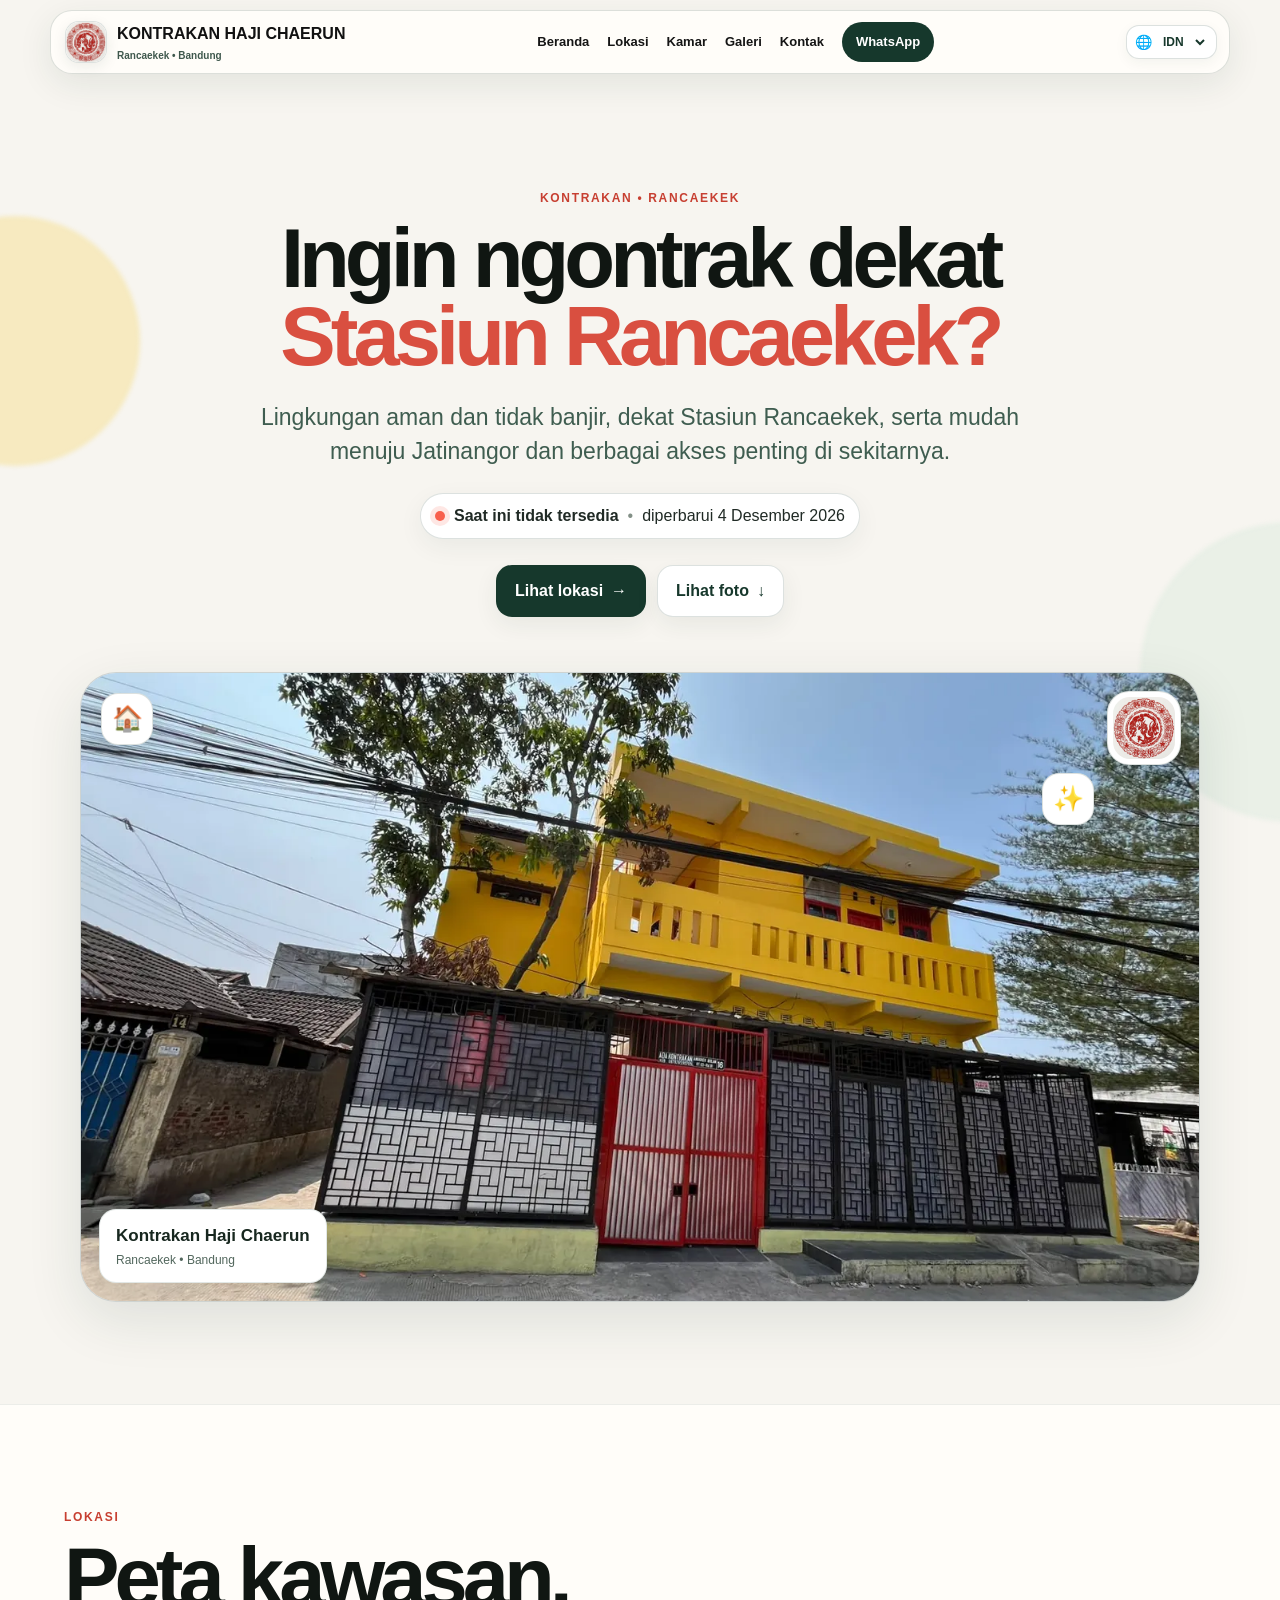
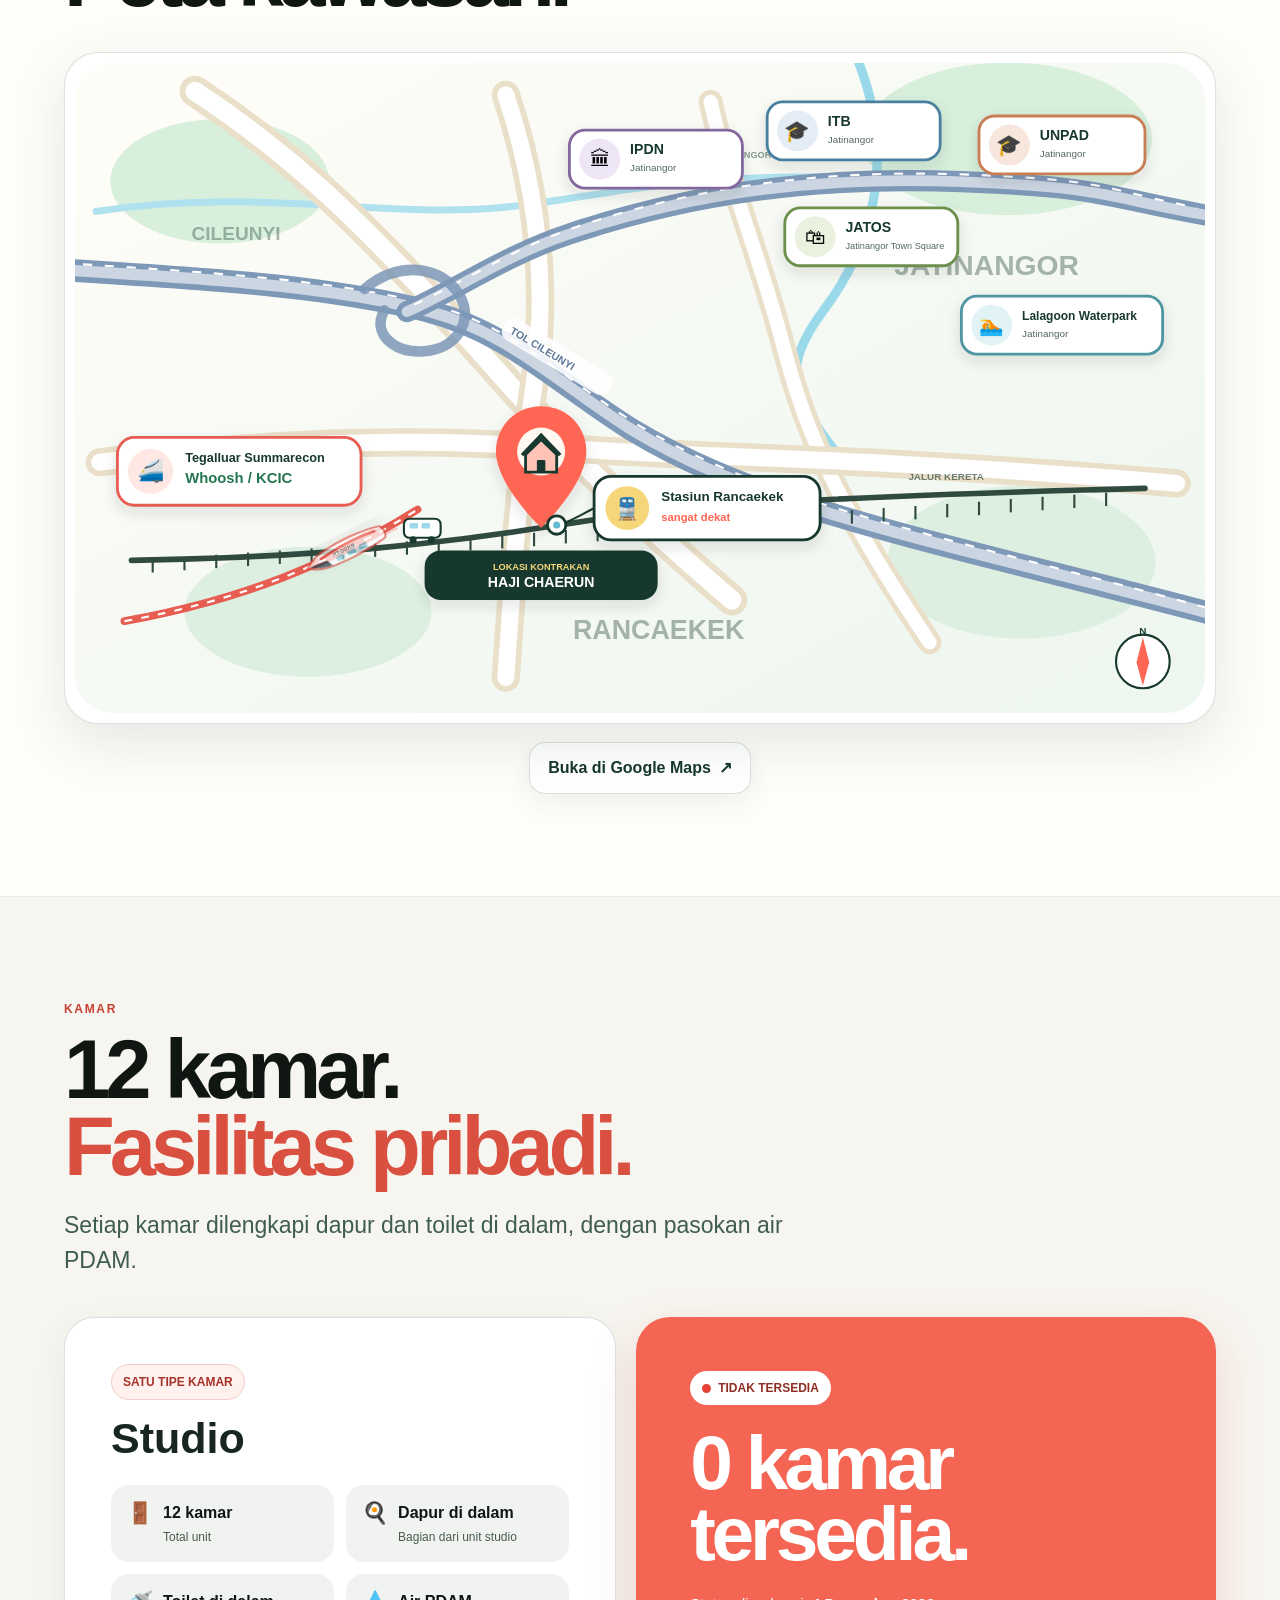
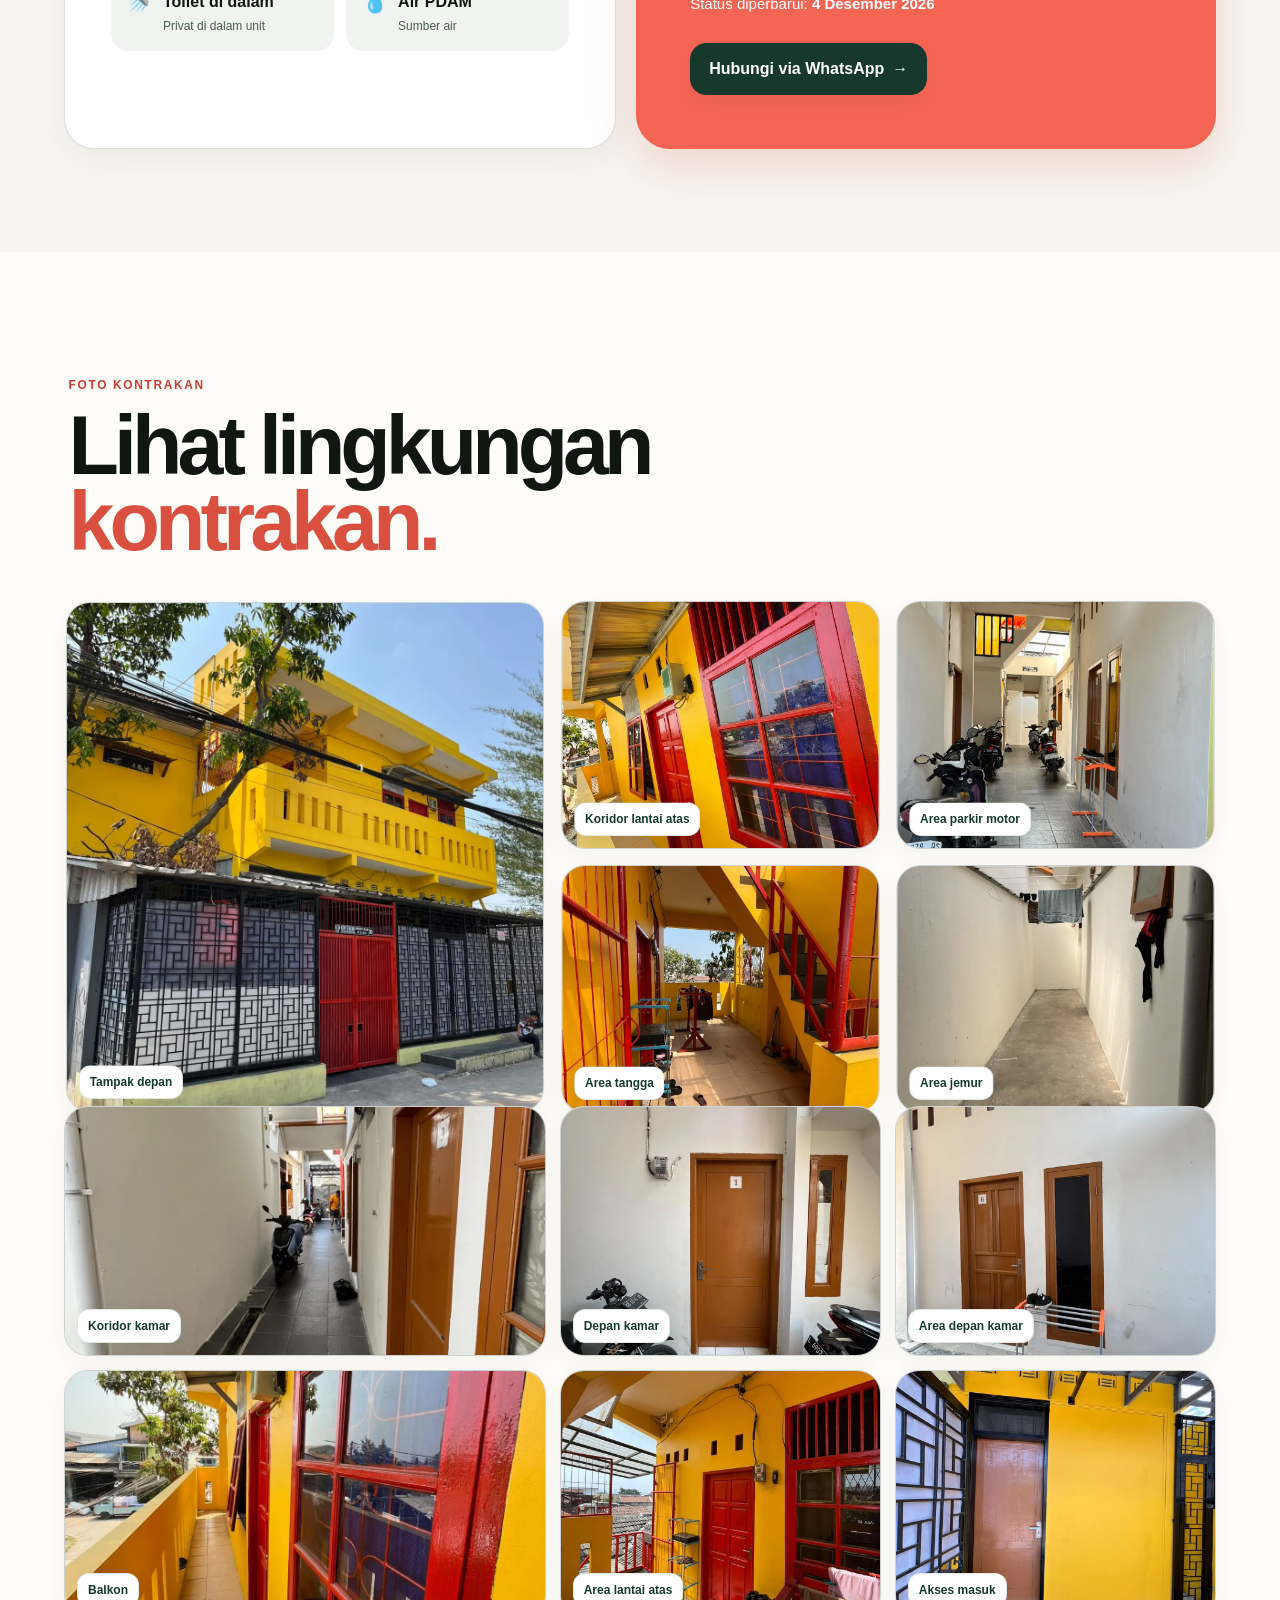
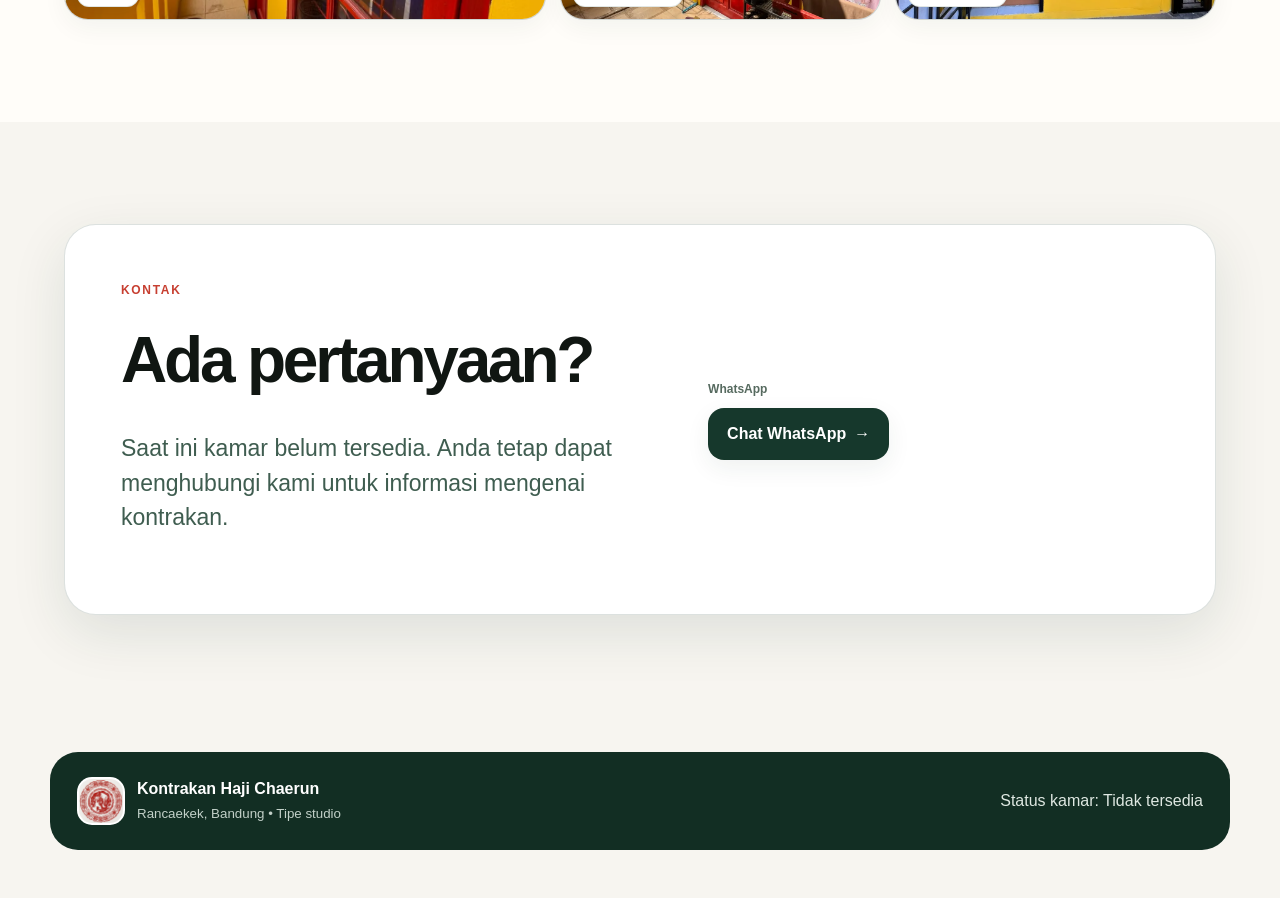
<file: docs/index.html>
<!doctype html>
<html lang="id">
<head>
<meta charset="utf-8">
<meta name="viewport" content="width=device-width,initial-scale=1,viewport-fit=cover">
<meta name="theme-color" content="#f6f4ef">
<meta name="description" id="meta-description" content="Kontrakan Haji Chaerun di Rancaekek. Tipe studio, lingkungan aman dan tidak banjir, dekat Stasiun Rancaekek dan akses Jatinangor.">
<title>Kontrakan Haji Chaerun | Rancaekek</title>
<link rel="icon" type="image/png" href="assets/favicon.png">
<link rel="stylesheet" href="styles.css?v=11">
</head>
<body>
<div class="noise" aria-hidden="true"></div>
<div class="decor decor-a" aria-hidden="true"></div>
<div class="decor decor-b" aria-hidden="true"></div>

<header class="header">
  <a class="brand" href="#home">
    <span class="brand-mark"><img src="assets/logo-haji-chaerun.webp" data-i18n-alt="logo_alt" alt="Logo Kontrakan Haji Chaerun"></span>
    <span><strong data-i18n="brand_title">KONTRAKAN HAJI CHAERUN</strong><small data-i18n="brand_sub">Rancaekek • Bandung</small></span>
  </a>

  <nav class="nav" id="main-nav">
    <a href="#home" data-i18n="nav_home">Beranda</a>
    <a href="#lokasi" data-i18n="nav_location">Lokasi</a>
    <a href="#kamar" data-i18n="nav_room">Kamar</a>
    <a href="#galeri" data-i18n="nav_gallery">Galeri</a>
    <a href="#kontak" data-i18n="nav_contact">Kontak</a>
    <a class="cta whatsapp-link" href="https://wa.me/6282216945656">WhatsApp</a>
  </nav>

  <div class="header-tools">
    <label class="language-wrap" aria-label="Language">
      <span class="language-globe" aria-hidden="true">🌐</span>
      <select id="language-selector" class="language-selector" aria-label="Language">
        <option value="id">IDN</option>
        <option value="en">ENG</option>
        <option value="cn">CN</option>
        <option value="tw">TW</option>
        <option value="jp">JP</option>
      </select>
    </label>
    <button class="menu" type="button" aria-controls="main-nav" aria-expanded="false" data-i18n="menu">Menu</button>
  </div>
</header>

<main>
<section id="home" class="section hero">
  <div class="container">
    <p class="eyebrow reveal" data-i18n="hero_eyebrow">KONTRAKAN • RANCAEKEK</p>
    <h1 class="display reveal" data-i18n-html="hero_title">Ingin ngontrak dekat<br><em>Stasiun Rancaekek?</em></h1>
    <p class="lead reveal" data-i18n="hero_lead">Lingkungan aman dan tidak banjir, dekat Stasiun Rancaekek, serta mudah menuju Jatinangor dan berbagai akses penting di sekitarnya.</p>

    <div class="status-pill reveal">
      <span class="status-dot" aria-hidden="true"></span>
      <strong data-i18n="hero_status">Saat ini tidak tersedia</strong>
      <span class="status-sep">•</span>
      <span id="hero-date">diperbarui hari ini</span>
    </div>

    <div class="hero-actions reveal">
      <a class="button primary playful-button" href="#lokasi"><span data-i18n="view_location">Lihat lokasi</span> <span class="arrow">→</span></a>
      <a class="button playful-button" href="#galeri"><span data-i18n="view_photos">Lihat foto</span> <span class="arrow">↓</span></a>
    </div>

    <div class="hero-photo reveal">
      <img src="assets/photo-16-tampak-depan.webp" data-i18n-alt="hero_photo_alt" alt="Tampak depan Kontrakan Haji Chaerun">
      <div class="hero-logo-badge cute-float"><img src="assets/logo-haji-chaerun.webp" alt="" aria-hidden="true"></div>
      <div class="hero-sticker sticker-one" aria-hidden="true">🏠</div>
      <div class="hero-sticker sticker-two" aria-hidden="true">✨</div>
      <div class="hero-card"><strong data-i18n="hero_card_title">Kontrakan Haji Chaerun</strong><span data-i18n="brand_sub">Rancaekek • Bandung</span></div>
    </div>
  </div>
</section>

<section id="lokasi" class="section location">
  <div class="container">
    <p class="eyebrow reveal" data-i18n="location_eyebrow">LOKASI</p>
    <h2 class="display reveal" data-i18n="location_title">Peta kawasan.</h2>
    <div class="map-shell reveal">
      <img id="location-map" src="assets/location-map-id.svg?v=11" data-i18n-alt="map_alt" alt="Peta kartun Kontrakan Haji Chaerun, Rancaekek, dan Jatinangor">
    </div>
    <div class="map-actions reveal">
      <a class="button playful-button" target="_blank" rel="noopener" href="https://www.google.com/maps?q=-6.9658078,107.7546312"><span data-i18n="open_maps">Buka di Google Maps</span> <span class="arrow">↗</span></a>
    </div>
  </div>
</section>

<section id="kamar" class="section room-section">
  <div class="container">
    <p class="eyebrow reveal" data-i18n="room_eyebrow">KAMAR</p>
    <h2 class="display reveal" data-i18n-html="room_title">12 kamar.<br><em>Fasilitas pribadi.</em></h2>
    <p class="lead reveal" data-i18n="room_lead">Setiap kamar dilengkapi dapur dan toilet di dalam, dengan pasokan air PDAM.</p>

    <div class="room-layout">
      <article class="room-card reveal">
        <span class="type-label" data-i18n="studio_type">SATU TIPE KAMAR</span>
        <h3 data-i18n="studio">Studio</h3>
        <div class="feature-list">
          <div class="feature"><span class="feature-icon">🚪</span><div><b data-i18n="f_rooms">12 kamar</b><small data-i18n="f_rooms_sub">Total unit</small></div></div>
          <div class="feature"><span class="feature-icon">🍳</span><div><b data-i18n="f_kitchen">Dapur di dalam</b><small data-i18n="f_kitchen_sub">Bagian dari unit studio</small></div></div>
          <div class="feature"><span class="feature-icon">🚿</span><div><b data-i18n="f_toilet">Toilet di dalam</b><small data-i18n="f_toilet_sub">Privat di dalam unit</small></div></div>
          <div class="feature"><span class="feature-icon">💧</span><div><b data-i18n="f_water">Air PDAM</b><small data-i18n="f_water_sub">Sumber air</small></div></div>
        </div>
      </article>

      <aside class="availability-card reveal">
        <div>
          <span class="status-unavailable"><span class="mini-dot"></span><span data-i18n="unavailable">TIDAK TERSEDIA</span></span>
          <div class="big" data-i18n-html="zero_rooms">0 kamar<br>tersedia.</div>
          <div class="updated"><span data-i18n="status_updated">Status diperbarui:</span> <strong id="status-date">hari ini</strong></div>
        </div>
        <a class="button availability-button playful-button whatsapp-link" href="https://wa.me/6282216945656"><span data-i18n="contact_whatsapp">Hubungi via WhatsApp</span> <span class="arrow">→</span></a>
      </aside>
    </div>
  </div>
</section>

<section id="galeri" class="section gallery">
  <div class="container">
    <p class="eyebrow reveal" data-i18n="gallery_eyebrow">FOTO KONTRAKAN</p>
    <h2 class="display reveal" data-i18n-html="gallery_title">Lihat lingkungan<br><em>kontrakan.</em></h2>
    <div class="gallery-grid">
      <figure class="gallery-item reveal"><img loading="lazy" src="assets/photo-13-tampak-depan-portrait.webp" data-i18n-alt="g_front" alt="Tampak depan"><figcaption class="gallery-label" data-i18n="g_front">Tampak depan</figcaption></figure>
      <figure class="gallery-item reveal"><img loading="lazy" src="assets/photo-02-koridor-kuning.webp" data-i18n-alt="g_upper_corridor" alt="Koridor lantai atas"><figcaption class="gallery-label" data-i18n="g_upper_corridor">Koridor lantai atas</figcaption></figure>
      <figure class="gallery-item reveal"><img loading="lazy" src="assets/photo-07-area-parkir.webp" data-i18n-alt="g_parking" alt="Area parkir motor"><figcaption class="gallery-label" data-i18n="g_parking">Area parkir motor</figcaption></figure>
      <figure class="gallery-item reveal"><img loading="lazy" src="assets/photo-08-area-tangga.webp" data-i18n-alt="g_stairs" alt="Area tangga"><figcaption class="gallery-label" data-i18n="g_stairs">Area tangga</figcaption></figure>
      <figure class="gallery-item reveal"><img loading="lazy" src="assets/photo-01-area-jemur.webp" data-i18n-alt="g_drying" alt="Area jemur"><figcaption class="gallery-label" data-i18n="g_drying">Area jemur</figcaption></figure>
      <figure class="gallery-item reveal"><img loading="lazy" src="assets/photo-06-koridor.webp" data-i18n-alt="g_corridor" alt="Koridor kamar"><figcaption class="gallery-label" data-i18n="g_corridor">Koridor kamar</figcaption></figure>
      <figure class="gallery-item reveal"><img loading="lazy" src="assets/photo-09-pintu-kamar-1.webp" data-i18n-alt="g_room_access" alt="Depan kamar"><figcaption class="gallery-label" data-i18n="g_room_access">Depan kamar</figcaption></figure>
      <figure class="gallery-item reveal"><img loading="lazy" src="assets/photo-14-pintu-kamar-6.webp" data-i18n-alt="g_room_area" alt="Area depan kamar"><figcaption class="gallery-label" data-i18n="g_room_area">Area depan kamar</figcaption></figure>
      <figure class="gallery-item reveal"><img loading="lazy" src="assets/photo-15-balkon-merah.webp" data-i18n-alt="g_balcony" alt="Balkon"><figcaption class="gallery-label" data-i18n="g_balcony">Balkon</figcaption></figure>
      <figure class="gallery-item reveal"><img loading="lazy" src="assets/photo-18-area-atas.webp" data-i18n-alt="g_upper_area" alt="Area lantai atas"><figcaption class="gallery-label" data-i18n="g_upper_area">Area lantai atas</figcaption></figure>
      <figure class="gallery-item reveal"><img loading="lazy" src="assets/photo-20-akses-depan.webp" data-i18n-alt="g_entrance" alt="Akses masuk"><figcaption class="gallery-label" data-i18n="g_entrance">Akses masuk</figcaption></figure>
    </div>
  </div>
</section>

<section id="kontak" class="section contact">
  <div class="container">
    <div class="contact-card reveal">
      <div>
        <p class="eyebrow" data-i18n="contact_eyebrow">KONTAK</p>
        <h2 data-i18n="contact_title">Ada pertanyaan?</h2>
        <p class="lead" data-i18n="contact_lead">Saat ini kamar belum tersedia. Anda tetap dapat menghubungi kami untuk informasi mengenai kontrakan.</p>
      </div>
      <div class="contact-side">
        <span data-i18n="contact_channel">WhatsApp</span>
        <a class="button primary playful-button whatsapp-link" href="https://wa.me/6282216945656"><span data-i18n="chat_whatsapp">Chat WhatsApp</span> <span class="arrow">→</span></a>
      </div>
    </div>
  </div>
</section>
</main>

<footer class="footer">
  <div class="footer-inner">
    <div class="footer-brand">
      <img src="assets/logo-haji-chaerun.webp" data-i18n-alt="logo_alt" alt="Logo Kontrakan Haji Chaerun">
      <div><strong data-i18n="footer_title">Kontrakan Haji Chaerun</strong><br><small data-i18n="footer_sub">Rancaekek, Bandung • Tipe studio</small></div>
    </div>
    <div id="footer-status" data-i18n="footer_status">Status kamar: Tidak tersedia</div>
  </div>
</footer>

<script src="config.js?v=11"></script>
<script src="i18n.js?v=11"></script>
<script src="script.js?v=11" defer></script>
</body>
</html>
</file>
<file: docs/styles.css>
:root{
  --bg:#f7f5f0;
  --paper:#fffdf9;
  --ink:#16382c;
  --text:#203c31;
  --muted:#52675d;
  --orange:#f85f4d;
  --coral:#ff705f;
  --yellow:#f4d777;
  --green:#dcebdd;
  --line:rgba(22,56,44,.15);
  --shadow:0 18px 55px rgba(22,56,44,.11);
}
*{box-sizing:border-box}
html{scroll-behavior:smooth}
body{margin:0;background:var(--bg);color:var(--text);font-family:-apple-system,BlinkMacSystemFont,"Segoe UI",Arial,Helvetica,sans-serif;line-height:1.5;overflow-x:hidden}
a{color:inherit}
img{display:block;max-width:100%}
button{font:inherit}
.noise{position:fixed;inset:0;pointer-events:none;z-index:-3;opacity:.07;background-image:radial-gradient(#17382c .6px,transparent .6px);background-size:14px 14px}
.decor{position:fixed;z-index:-2;border-radius:50%;filter:blur(2px);opacity:.45;pointer-events:none}
.decor-a{width:250px;height:250px;left:-110px;top:24vh;background:#f6dd85;animation:decorFloatA 12s ease-in-out infinite}
.decor-b{width:300px;height:300px;right:-160px;top:58vh;background:#d9eadc;animation:decorFloatB 15s ease-in-out infinite}

.header{position:sticky;top:10px;z-index:60;width:min(1180px,calc(100% - 24px));margin:10px auto 0;display:flex;align-items:center;justify-content:space-between;gap:18px;padding:10px 12px 10px 14px;background:#fffdf9;border:1px solid var(--line);border-radius:22px;box-shadow:0 10px 35px rgba(22,56,44,.09)}
.brand{display:flex;align-items:center;gap:10px;text-decoration:none;font-weight:900;color:#111}
.brand-mark{width:42px;height:42px;overflow:hidden;border-radius:14px;background:#fff;border:1px solid var(--line);box-shadow:0 4px 14px rgba(22,56,44,.08);animation:logoHello 8s ease-in-out infinite}
.brand-mark img{width:100%;height:100%;object-fit:contain;background:#fff}
.brand small{display:block;color:#3f584d;font-size:10px;margin-top:2px}
.nav{display:flex;gap:18px;align-items:center;font-size:13px;font-weight:800;color:#151515}
.nav a{text-decoration:none;transition:color .18s ease,transform .18s ease}
.nav a:hover{color:var(--orange);transform:translateY(-1px)}
.nav .cta{background:var(--ink);color:#fff;padding:10px 14px;border-radius:999px}
.menu{display:none;border:0;border-radius:13px;background:var(--ink);color:#fff;padding:9px 12px;font-weight:900}

.section{padding:clamp(68px,8vw,124px) clamp(16px,5vw,72px)}
.container{width:min(1180px,100%);margin:auto}
.eyebrow{margin:0 0 13px;font-size:12px;font-weight:900;letter-spacing:.14em;text-transform:uppercase;color:#c73f31}
.display{margin:0;color:#101612;font-size:clamp(48px,6.5vw,94px);line-height:.93;letter-spacing:-.06em}
.display em{font-style:normal;color:#d94f40}
.lead{max-width:790px;color:#3f5d50;font-size:clamp(18px,1.8vw,23px);font-weight:500}
.button{display:inline-flex;align-items:center;justify-content:center;gap:8px;padding:13px 18px;border-radius:16px;border:1px solid var(--line);background:#fff;color:#17382c;text-decoration:none;font-weight:900;box-shadow:0 8px 24px rgba(22,56,44,.07);transition:transform .18s ease,box-shadow .18s ease,background .18s ease}
.button.primary{background:var(--ink);color:#fff}
.button:hover{transform:translateY(-3px) rotate(-.3deg);box-shadow:0 13px 30px rgba(22,56,44,.13)}
.arrow{display:inline-block;transition:transform .18s ease}
.playful-button:hover .arrow{transform:translateX(4px)}

.hero{text-align:center;padding-top:clamp(72px,9vw,118px)}
.hero h1{max-width:1050px;margin:auto}
.hero .lead{margin:25px auto 0}
.status-pill{margin:24px auto 0;width:max-content;max-width:100%;display:flex;align-items:center;justify-content:center;flex-wrap:wrap;gap:9px;padding:10px 14px;border-radius:999px;background:#fff;border:1px solid var(--line);color:#202a25;box-shadow:0 8px 26px rgba(22,56,44,.06)}
.status-dot{width:10px;height:10px;border-radius:50%;background:var(--orange);box-shadow:0 0 0 5px rgba(248,95,77,.15);animation:statusPulse 1.8s ease-in-out infinite}
.status-sep{color:#839087}
.hero-actions{display:flex;justify-content:center;gap:11px;flex-wrap:wrap;margin-top:26px}
.hero-photo{position:relative;margin:55px auto 0;max-width:1120px;aspect-ratio:16/9;border-radius:36px;overflow:hidden;border:1px solid var(--line);background:#eee;box-shadow:var(--shadow)}
.hero-photo>img{width:100%;height:100%;object-fit:cover;transition:transform .8s cubic-bezier(.2,.7,.2,1)}
.hero-photo:hover>img{transform:scale(1.025)}
.hero-card{position:absolute;left:18px;bottom:18px;padding:13px 16px;border-radius:17px;background:#fff;color:#17271f;border:1px solid rgba(22,56,44,.12);box-shadow:0 10px 28px rgba(22,56,44,.12);text-align:left}
.hero-card strong{display:block;font-size:17px}.hero-card span{display:block;margin-top:2px;color:#52675d;font-size:12px}
.hero-logo-badge{position:absolute;top:18px;right:18px;width:74px;height:74px;padding:5px;border-radius:22px;background:#fff;border:1px solid var(--line);box-shadow:0 12px 30px rgba(22,56,44,.14);z-index:3}
.hero-logo-badge img{width:100%;height:100%;object-fit:contain;border-radius:17px}
.hero-sticker{position:absolute;display:grid;place-items:center;width:52px;height:52px;border-radius:17px;background:#fff;border:1px solid var(--line);box-shadow:0 10px 25px rgba(22,56,44,.12);font-size:25px;z-index:3}
.sticker-one{left:20px;top:20px;animation:stickerBob 5s ease-in-out infinite}
.sticker-two{right:105px;top:100px;animation:stickerTwinkle 4s ease-in-out infinite}
.cute-float{animation:cuteFloat 5.5s ease-in-out infinite}

.location{background:#fffdf9;border-block:1px solid rgba(22,56,44,.08)}
.map-shell{position:relative;margin-top:36px;padding:10px;border-radius:34px;background:#fff;border:1px solid var(--line);box-shadow:var(--shadow);overflow:hidden}
.map-shell img{width:100%;border-radius:26px;transform:translateZ(0)}

.map-actions{display:flex;justify-content:center;margin-top:18px}

.room-section{background:var(--bg)}
.room-layout{display:grid;grid-template-columns:1fr 1.05fr;gap:20px;margin-top:40px;align-items:stretch}
.room-card{padding:clamp(26px,4vw,46px);border-radius:30px;background:#fff;border:1px solid var(--line);box-shadow:0 10px 34px rgba(22,56,44,.06);color:#17271f}
.type-label{display:inline-flex;padding:8px 11px;border-radius:999px;background:#fff1ee;color:#a63329;border:1px solid #f3cdc7;font-size:12px;font-weight:900}
.room-card h3{margin:17px 0 25px;font-size:43px;line-height:1}
.feature-list{display:grid;grid-template-columns:1fr 1fr;gap:12px}
.feature{display:flex;align-items:flex-start;gap:10px;padding:16px;border-radius:18px;background:#f0f3f0;color:#101612}
.feature-icon{font-size:21px;line-height:1.15}
.feature b{display:block;font-size:16px}.feature small{display:block;margin-top:3px;color:#485b51;font-size:12px}
.availability-card{display:flex;flex-direction:column;justify-content:space-between;gap:28px;padding:clamp(28px,5vw,54px);border-radius:34px;background:#f56554;color:#fff;box-shadow:0 18px 48px rgba(209,69,54,.18);animation:softGlow 6s ease-in-out infinite}
.status-unavailable{display:inline-flex;align-items:center;gap:7px;padding:8px 12px;border-radius:999px;background:#fff;color:#8f2e25;font-weight:900;font-size:12px}
.mini-dot{width:9px;height:9px;border-radius:50%;background:#e64134;animation:statusPulse 1.8s ease-in-out infinite}
.big{margin-top:22px;font-size:clamp(52px,6vw,82px);line-height:.92;font-weight:900;letter-spacing:-.055em;color:#fff}
.updated{margin-top:24px;color:#fff;font-size:15px}
.availability-button{align-self:flex-start;background:#17382c;color:#fff;border-color:#17382c}
.availability-button:hover{background:#0f2d22;color:#fff}

.gallery{background:#fffdf9}
.gallery-grid{display:grid;grid-template-columns:1.2fr .8fr .8fr;grid-auto-rows:250px;gap:14px;margin-top:38px}
.gallery-item{position:relative;margin:0;overflow:hidden;border-radius:24px;background:#eee;border:1px solid var(--line);box-shadow:0 8px 24px rgba(22,56,44,.05);transform-origin:center}
.gallery-item:first-child{grid-row:span 2}
.gallery-item img{width:100%;height:100%;object-fit:cover;transition:transform .6s cubic-bezier(.2,.7,.2,1),filter .3s ease}
.gallery-item:hover img{transform:scale(1.05);filter:saturate(1.06)}
.gallery-label{position:absolute;left:12px;bottom:12px;padding:7px 10px;border-radius:12px;background:#fff;color:#17382c;border:1px solid rgba(22,56,44,.12);font-size:12px;font-weight:900;box-shadow:0 6px 18px rgba(22,56,44,.1)}
.gallery-item:nth-child(3n+1){animation:photoFloatA 8s ease-in-out infinite}
.gallery-item:nth-child(3n+2){animation:photoFloatB 9s ease-in-out infinite}

.contact{background:var(--bg)}
.contact-card{display:grid;grid-template-columns:1.1fr .9fr;gap:36px;align-items:center;padding:clamp(28px,5vw,56px);border-radius:32px;background:#fff;border:1px solid var(--line);box-shadow:var(--shadow)}
.contact-card h2{margin:0;font-size:clamp(40px,5vw,66px);letter-spacing:-.05em;color:#101612}
.contact-side{display:flex;flex-direction:column;gap:10px;align-items:flex-start}
.contact-side>span{font-size:12px;font-weight:900;color:#566a5f}
.contact-number{font-size:clamp(30px,4vw,48px);font-weight:900;letter-spacing:-.04em;color:#17382c}

.footer{padding:35px 20px 48px;background:#f7f5f0}
.footer-inner{width:min(1180px,100%);margin:auto;display:flex;justify-content:space-between;align-items:center;gap:18px;padding:25px 27px;border-radius:28px;background:#122e23;color:#dfe8e2}
.footer-brand{display:flex;align-items:center;gap:12px}.footer-brand strong{color:#fff}.footer-brand small{color:#c2d0c8}
.footer-brand img{width:48px;height:48px;object-fit:contain;border-radius:15px;background:#fff;padding:2px}

.reveal{opacity:1;transform:none}
.js-ready .reveal{transform:translateY(22px) scale(.992);transition:transform .62s cubic-bezier(.2,.75,.25,1)}
.js-ready .reveal.is-visible{transform:none}

/* Cute, lightweight animations: transform only whenever possible */
@keyframes statusPulse{0%,100%{transform:scale(1);box-shadow:0 0 0 5px rgba(248,95,77,.14)}50%{transform:scale(1.22);box-shadow:0 0 0 9px rgba(248,95,77,.04)}}
@keyframes logoHello{0%,88%,100%{transform:rotate(0)}91%{transform:rotate(-5deg)}94%{transform:rotate(5deg)}97%{transform:rotate(-2deg)}}
@keyframes cuteFloat{0%,100%{transform:translateY(0) rotate(0)}50%{transform:translateY(-8px) rotate(2deg)}}
@keyframes stickerBob{0%,100%{transform:translateY(0) rotate(-5deg)}50%{transform:translateY(-8px) rotate(3deg)}}
@keyframes stickerTwinkle{0%,100%{transform:scale(.95) rotate(0)}50%{transform:scale(1.12) rotate(10deg)}}
@keyframes mapPinBob{0%,100%{transform:translateY(0) rotate(0)}50%{transform:translateY(-7px) rotate(-5deg)}}
@keyframes softGlow{0%,100%{box-shadow:0 18px 48px rgba(209,69,54,.16)}50%{box-shadow:0 22px 58px rgba(209,69,54,.25)}}
@keyframes photoFloatA{0%,100%{transform:translateY(0)}50%{transform:translateY(-3px)}}
@keyframes photoFloatB{0%,100%{transform:translateY(0)}50%{transform:translateY(3px)}}
@keyframes decorFloatA{0%,100%{transform:translate(0,0)}50%{transform:translate(35px,22px)}}
@keyframes decorFloatB{0%,100%{transform:translate(0,0)}50%{transform:translate(-25px,-28px)}}

@media(max-width:930px){
 .nav{display:none;position:absolute;top:62px;left:0;right:0;flex-direction:column;align-items:stretch;background:#fff;border:1px solid var(--line);border-radius:20px;padding:16px;box-shadow:var(--shadow)}
 .nav.open{display:flex}
 .menu{display:block}
 .room-layout,.contact-card{grid-template-columns:1fr}
 .gallery-grid{grid-template-columns:1fr 1fr}
 .gallery-item:first-child{grid-row:auto;grid-column:span 2}
}

@media(max-width:600px){
 .header{top:7px;width:calc(100% - 14px);padding:8px 9px}
 .brand strong{font-size:12px}.brand small{display:none}.brand-mark{width:38px;height:38px}
 .section{padding:58px 15px}
 .display{font-size:clamp(45px,13.5vw,64px)}
 .lead{font-size:18px;line-height:1.55}
 .status-pill{font-size:12px}
 .hero-photo{margin-top:36px;border-radius:25px;aspect-ratio:4/5}
 .hero-photo>img{object-position:center}
 .hero-card{left:11px;right:11px;bottom:11px;max-width:none}
 .hero-logo-badge{width:57px;height:57px;top:11px;right:11px;border-radius:17px}
 .hero-sticker{width:43px;height:43px;font-size:21px;border-radius:14px}
 .sticker-one{left:11px;top:11px}.sticker-two{right:78px;top:78px}
 .map-shell{padding:6px;border-radius:24px}.map-shell img{border-radius:18px}
 .feature-list{grid-template-columns:1fr}
 .availability-card{border-radius:27px}
 .gallery-grid{grid-template-columns:1fr;grid-auto-rows:225px}
 .gallery-item:first-child{grid-column:span 1}
 .gallery-item:nth-child(n){animation:none}
 .footer-inner{display:block}.footer-inner>*+*{margin-top:12px}
 .decor{opacity:.25}
}

@media(hover:none){
 .button:hover,.hero-photo:hover>img,.gallery-item:hover img{transform:none}
}

@media(prefers-reduced-motion:reduce){
 html{scroll-behavior:auto}
 *,*:before,*:after{animation:none!important;transition:none!important}
 .js-ready .reveal{transform:none}
}

/* V7 — 5-language selector */
.header-tools{display:flex;align-items:center;gap:8px}
.language-wrap{
  display:flex;align-items:center;gap:5px;
  padding:6px 8px;border:1px solid var(--line);border-radius:13px;
  background:#fff;color:#17382c;box-shadow:0 4px 13px rgba(22,56,44,.05)
}
.language-globe{font-size:14px;line-height:1}
.language-selector{
  border:0;outline:0;background:transparent;color:#17382c;
  font-weight:900;font-size:12px;cursor:pointer;padding:2px 2px
}
body[data-lang="cn"],body[data-lang="tw"]{
  font-family:-apple-system,BlinkMacSystemFont,"PingFang SC","PingFang TC","Microsoft YaHei","Noto Sans CJK SC","Noto Sans CJK TC","Segoe UI",Arial,sans-serif
}
body[data-lang="jp"]{
  font-family:-apple-system,BlinkMacSystemFont,"Hiragino Kaku Gothic ProN","Yu Gothic","Meiryo","Noto Sans CJK JP","Segoe UI",Arial,sans-serif
}
body[data-lang="cn"] .display,
body[data-lang="tw"] .display,
body[data-lang="jp"] .display{
  letter-spacing:-.035em
}
@media(max-width:1080px){
  .nav{gap:12px;font-size:12px}
  .brand strong{font-size:13px}
}
@media(max-width:930px){
  .header-tools{margin-left:auto}
  .language-wrap{padding:6px 7px}
  .language-selector{font-size:11px}
}
@media(max-width:600px){
  .header{gap:6px}
  .brand{min-width:0;flex:1}
  .brand>span:last-child{min-width:0}
  .brand strong{display:block;white-space:nowrap;overflow:hidden;text-overflow:ellipsis;max-width:155px}
  .language-globe{display:none}
  .language-wrap{padding:5px 6px}
  .language-selector{font-size:10px}
}

/* V8 map fixes */
@media(max-width:600px){
  .map-shell{overflow-x:auto;-webkit-overflow-scrolling:touch}
  .map-shell img{min-width:720px}
}
</file>
